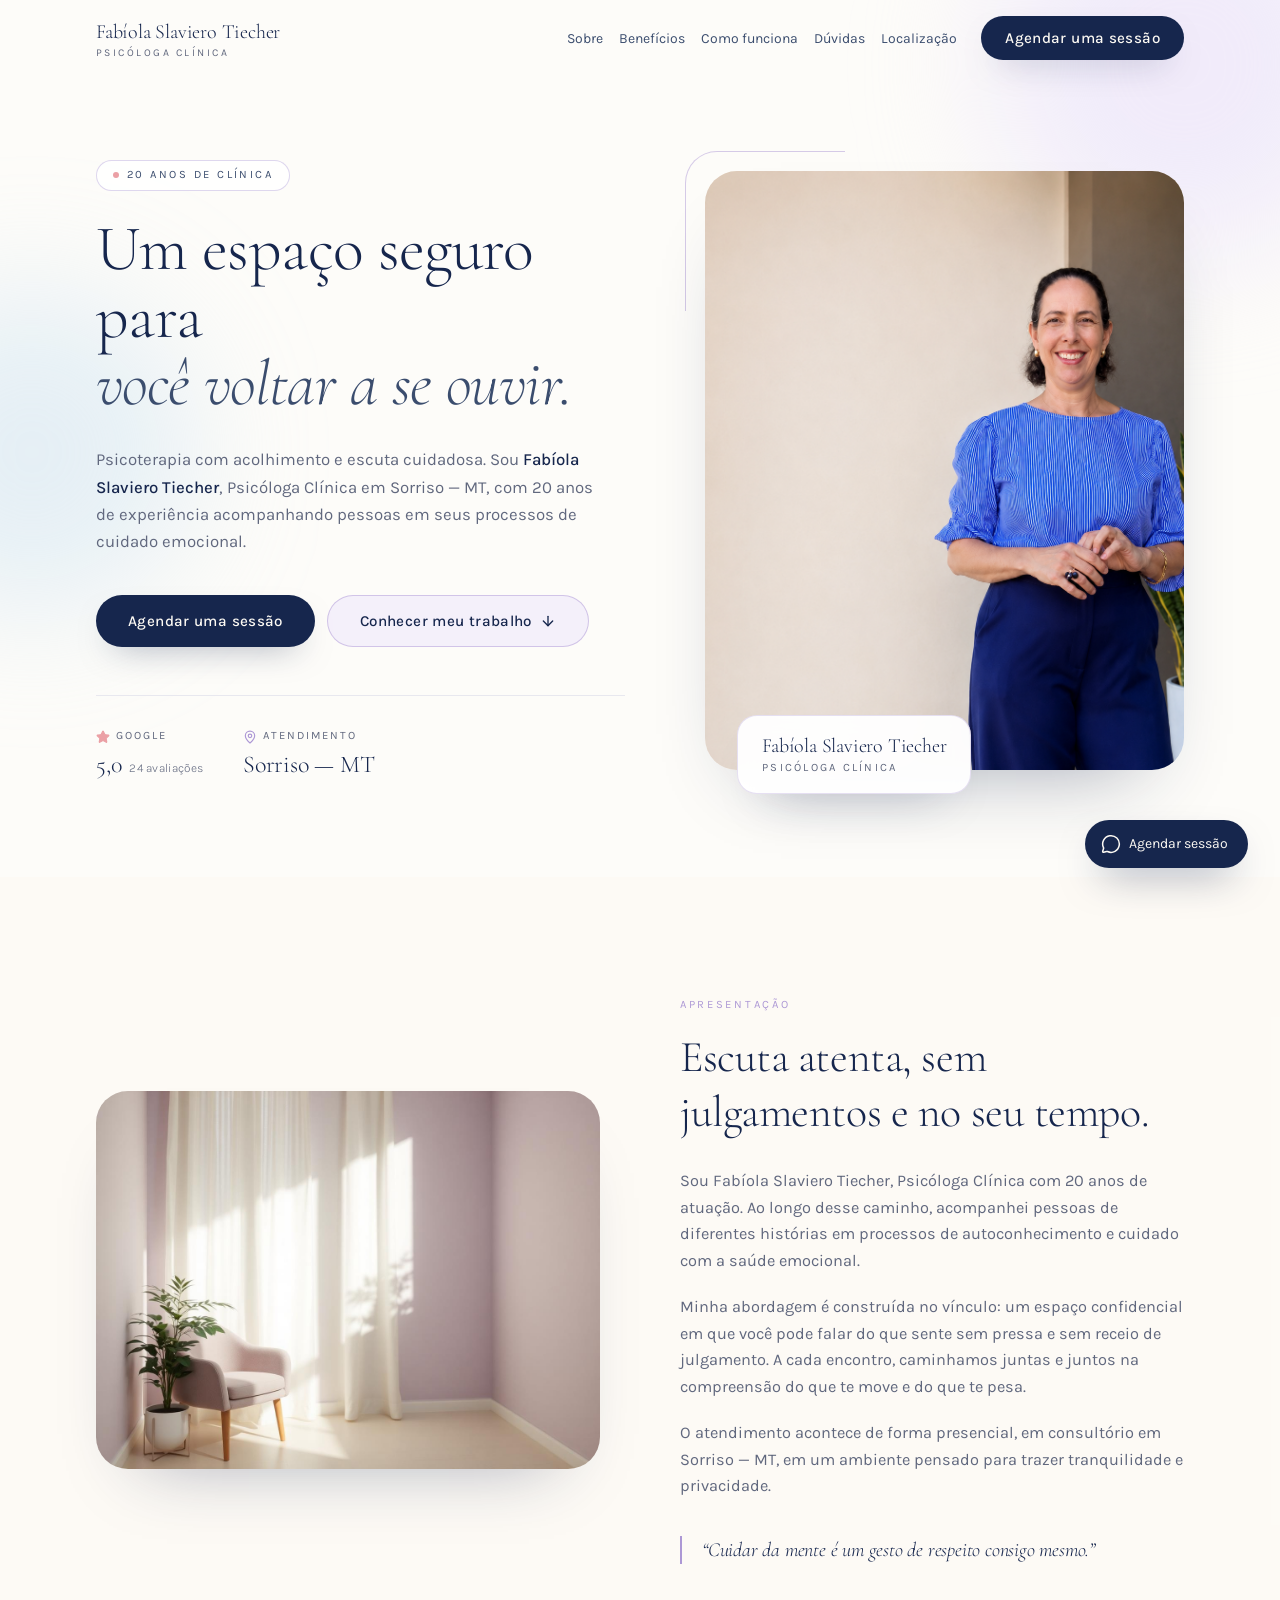
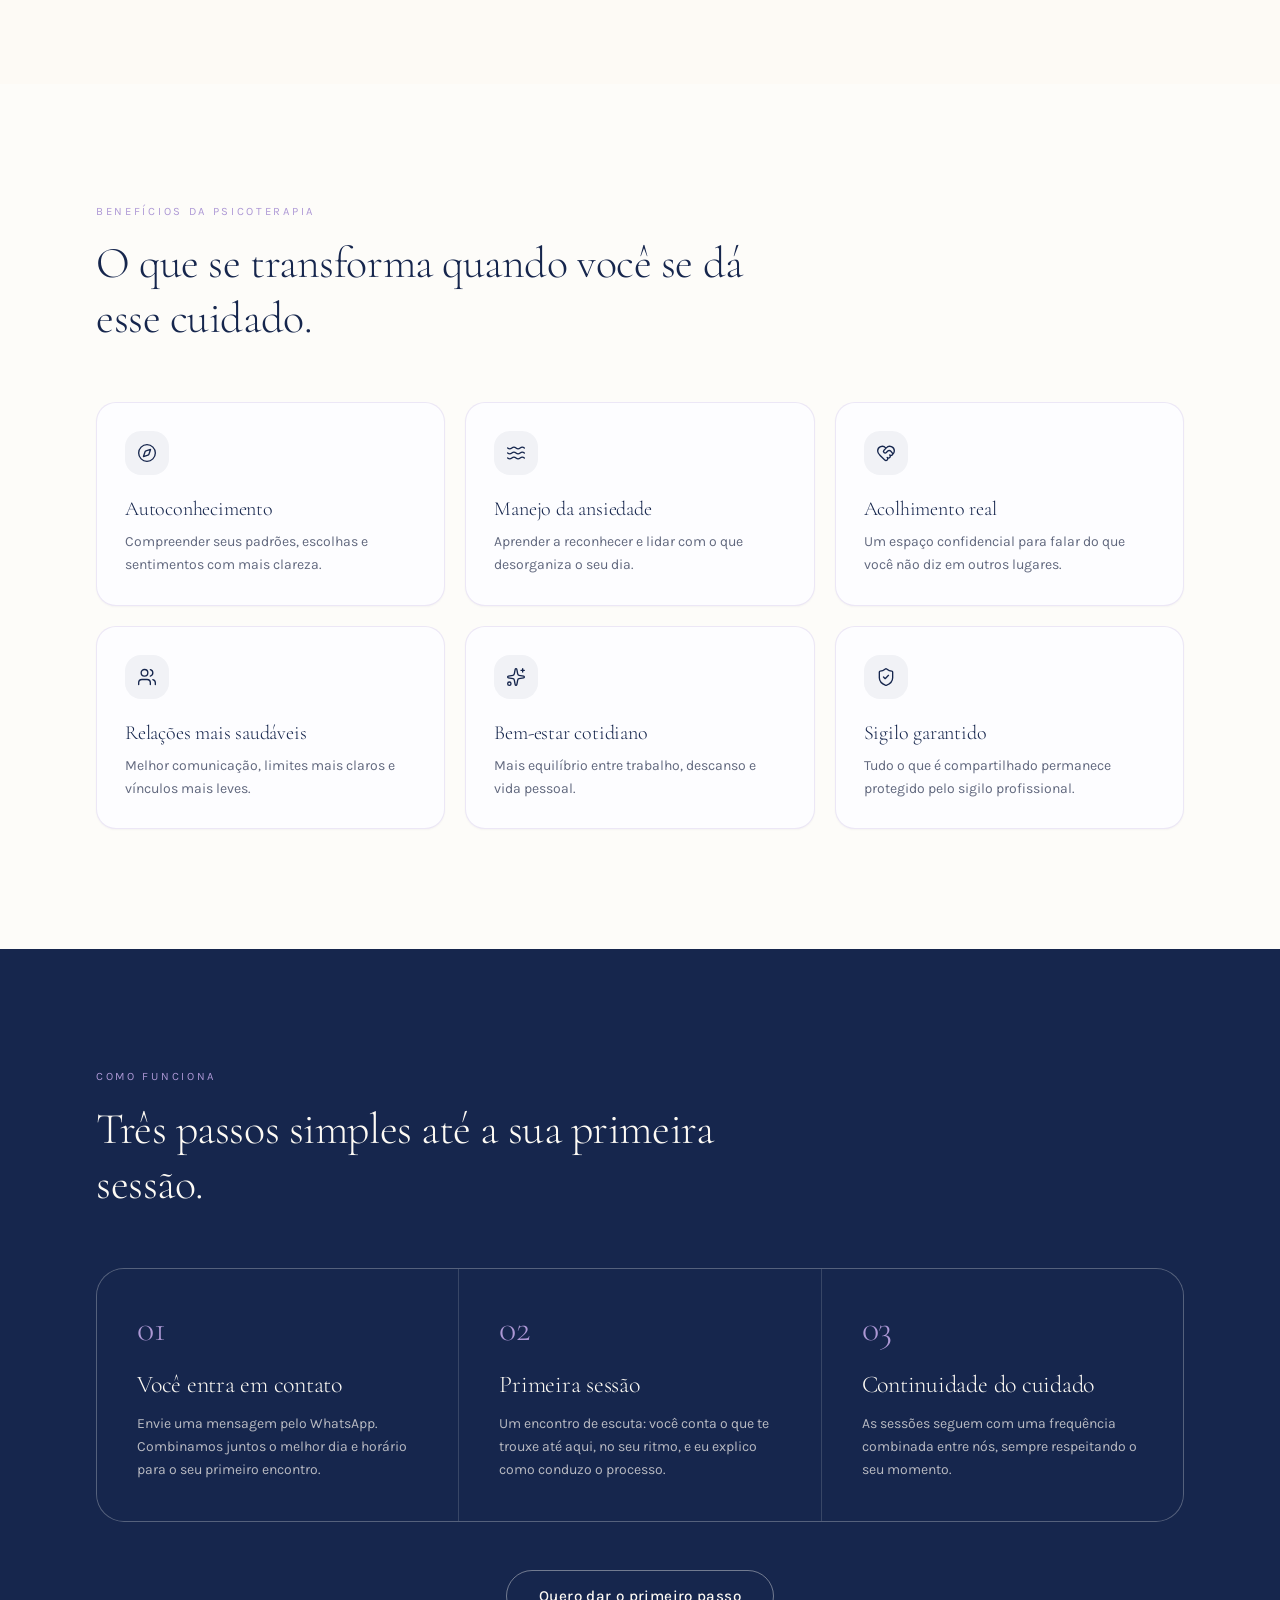
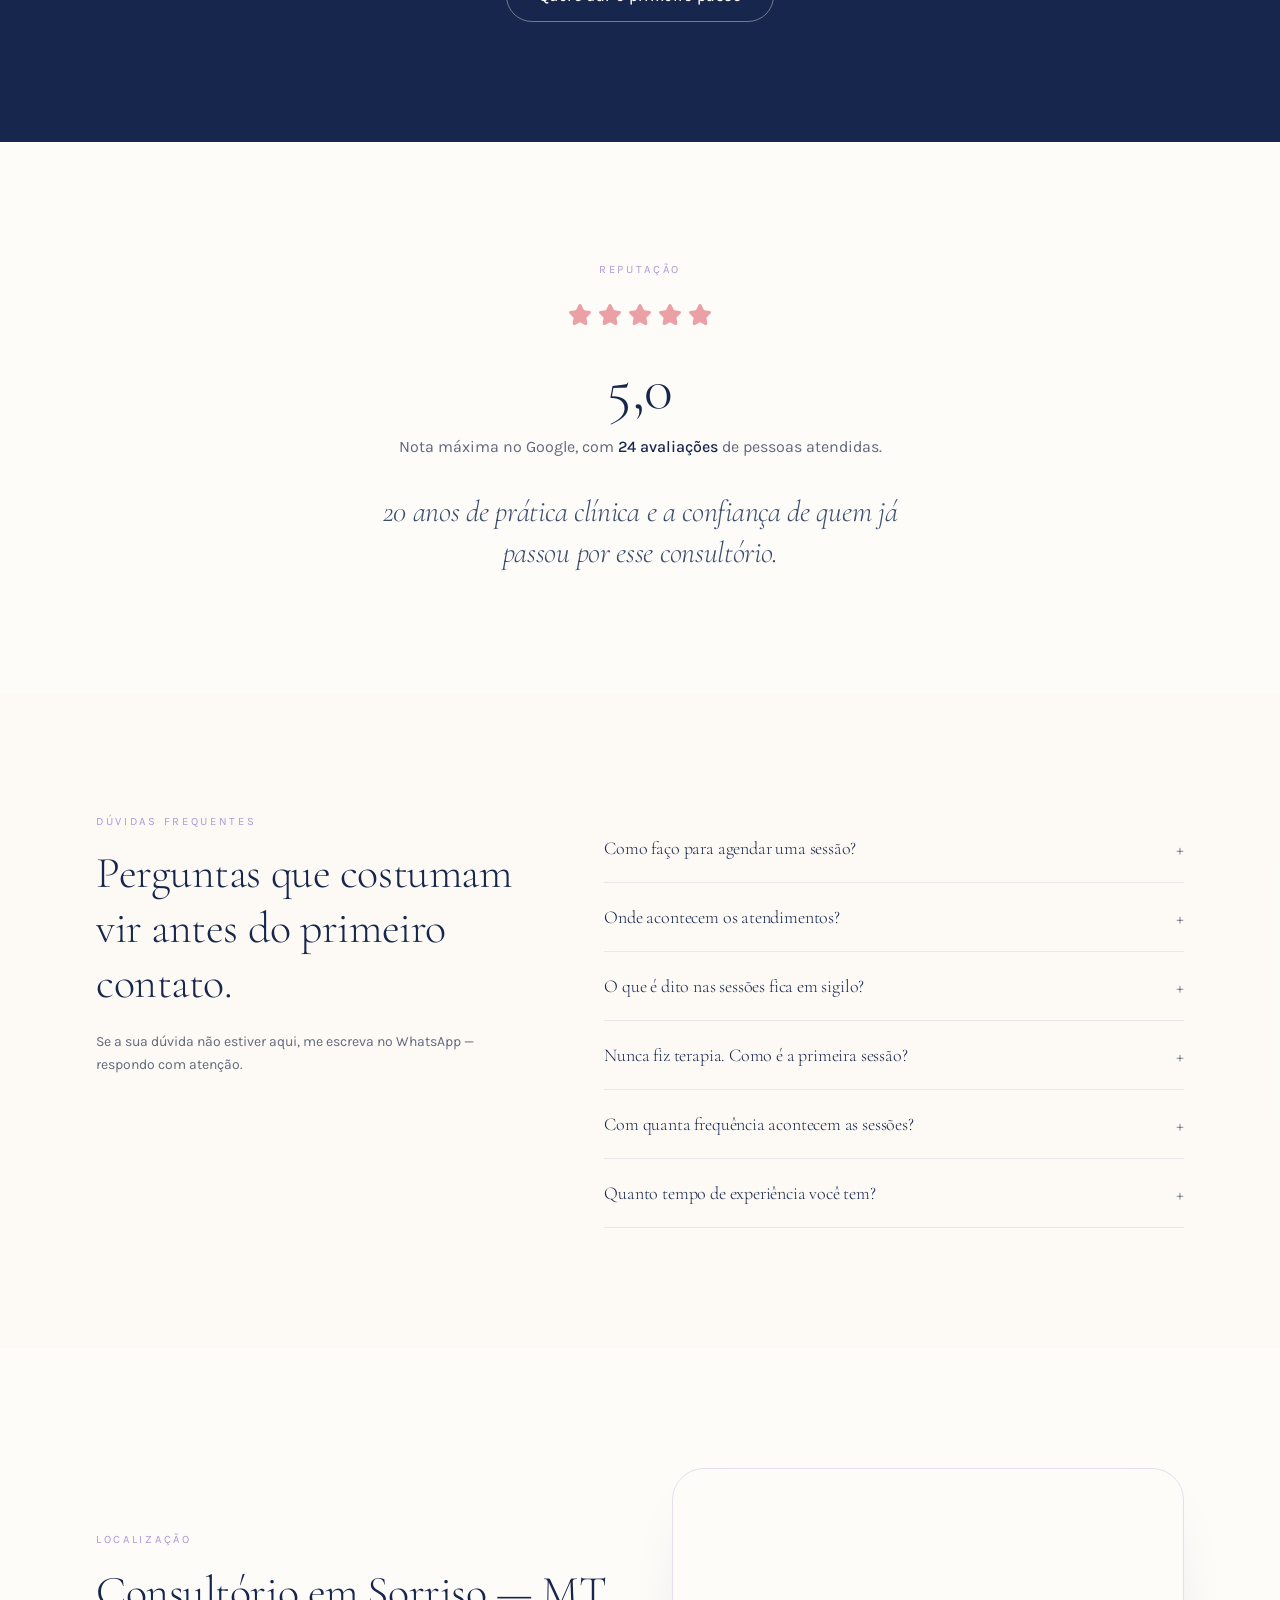
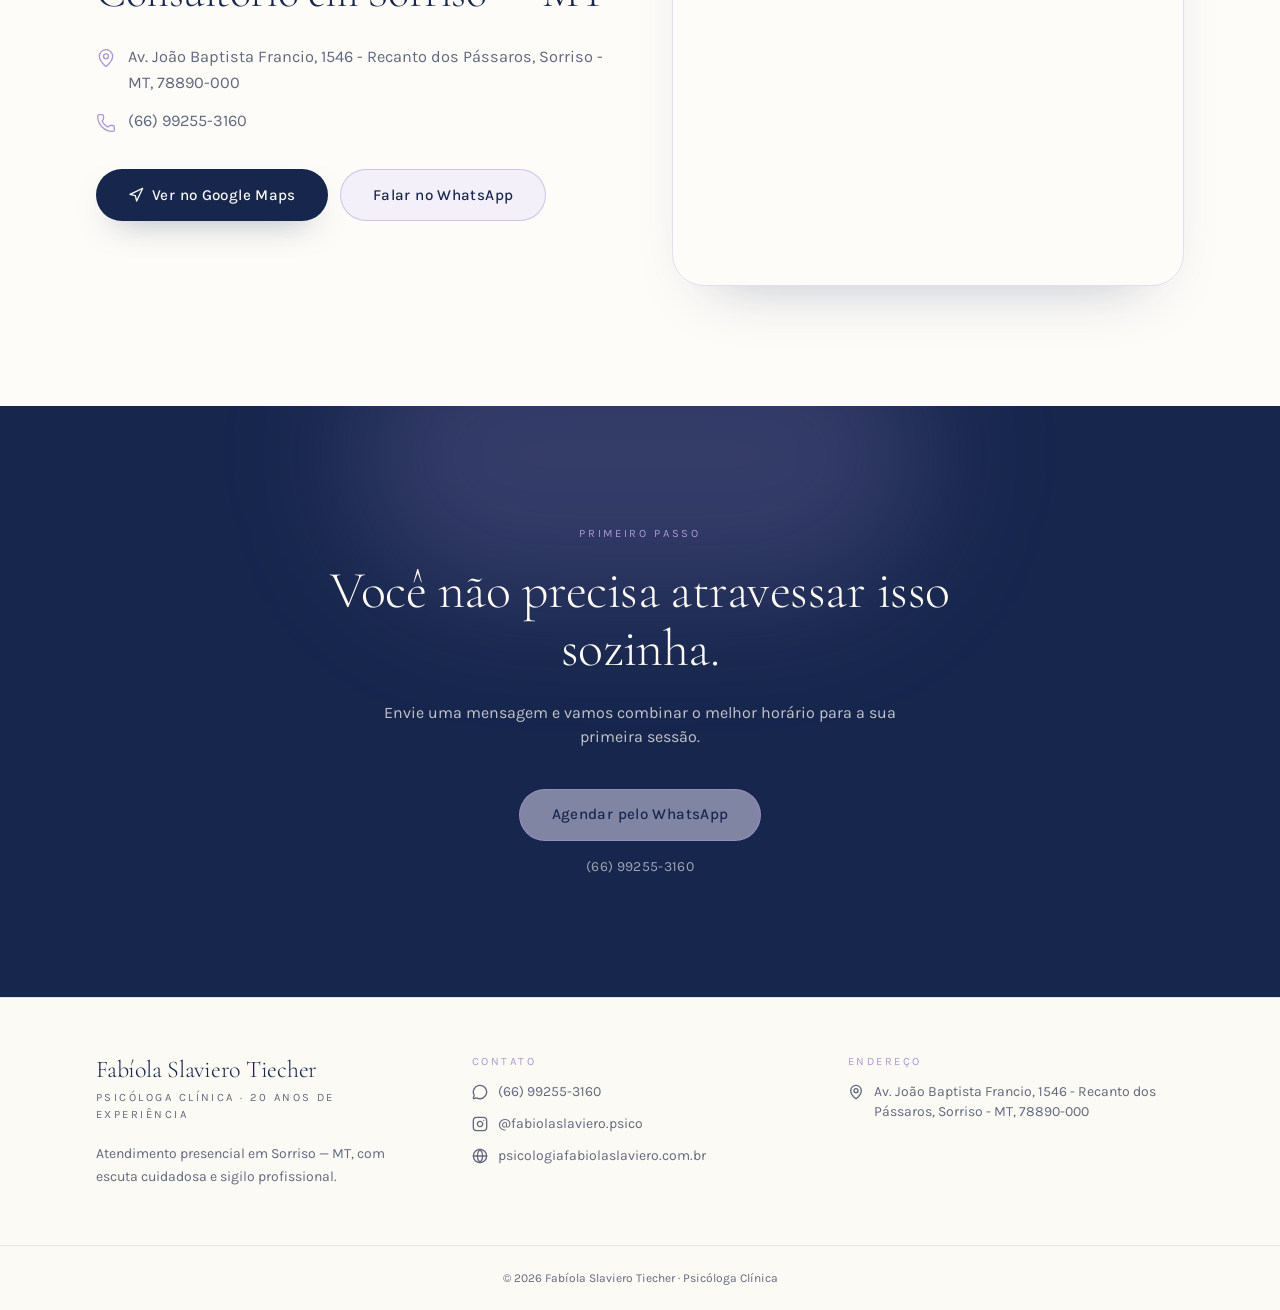
<file: index.html>
<!DOCTYPE html><html lang="en"><head><meta charset="utf-8"><meta name="viewport" content="width=device-width, initial-scale=1"><link rel="preload" as="image" href="images/fabiola.png"><link rel="stylesheet" href="https://fonts.googleapis.com/css2?family=Cormorant+Garamond:ital,wght@0,300;0,400;0,500;1,300;1,400&family=Karla:wght@300;400;500;600&display=swap" data-precedence="default"><link rel="stylesheet" href="css/styles-w4XPsQAk.css" data-precedence="default"><title>Fabíola Slaviero Tiecher | Psicóloga Clínica em Sorriso MT</title><meta name="description" content="Psicoterapia com acolhimento e 20 anos de experiência em Sorriso - MT. Nota 5,0 no Google. Agende sua sessão pelo WhatsApp."><meta property="og:title" content="Fabíola Slaviero Tiecher | Psicóloga Clínica em Sorriso MT"><meta property="og:description" content="Psicoterapia com acolhimento e 20 anos de experiência em Sorriso - MT. Nota 5,0 no Google. Agende sua sessão pelo WhatsApp."><meta property="og:type" content="website"><meta name="twitter:card" content="summary_large_image"><link rel="preconnect" href="https://fonts.googleapis.com"><link rel="preconnect" href="https://fonts.gstatic.com" crossorigin="anonymous"><link rel="icon" href="images/favicon.ico" type="image/x-icon"><link rel="canonical" href="https://psicologiafabiolaslaviero.com.br/">
<style>
	@font-face {
		font-family: 'CameraPlainVariable';
		src: url('fonts/CameraPlainVariable.woff2') format('woff2');
		font-weight: 100 900;
		font-style: normal;
		font-display: swap;
	}

</style>
<meta name="twitter:title" content="Fabíola Slaviero Tiecher | Psicóloga Clínica em Sorriso MT"><meta name="twitter:description" content="Psicoterapia com acolhimento e 20 anos de experiência em Sorriso - MT. Nota 5,0 no Google. Agende sua sessão pelo WhatsApp."><meta property="og:image" content="images/fabiola.png"><meta name="twitter:image" content="images/fabiola.png"></head><body><!--$--><header class="fixed inset-x-0 top-0 z-50 transition-all duration-500 border-b border-transparent"><nav aria-label="Navegação principal" class="mx-auto grid max-w-6xl grid-cols-[minmax(0,1fr)_auto] items-center gap-4 px-5 py-4 md:px-8"><a href="#inicio" class="min-w-0 leading-tight"><span class="block truncate font-display text-lg text-navy md:text-xl">Fabíola Slaviero Tiecher</span><span class="block text-[0.65rem] uppercase tracking-[0.24em] text-muted-foreground">Psicóloga Clínica</span></a><div class="flex shrink-0 items-center gap-6"><ul class="flex flex-wrap items-center gap-4 gap-y-1 lg:gap-7"><li><a href="#sobre" class="relative text-sm text-navy-soft transition-colors after:absolute after:-bottom-1 after:left-0 after:h-px after:w-full after:origin-bottom-right after:scale-x-0 after:bg-lilac after:transition-transform after:duration-300 hover:text-navy hover:after:origin-bottom-left hover:after:scale-x-100">Sobre</a></li><li><a href="#beneficios" class="relative text-sm text-navy-soft transition-colors after:absolute after:-bottom-1 after:left-0 after:h-px after:w-full after:origin-bottom-right after:scale-x-0 after:bg-lilac after:transition-transform after:duration-300 hover:text-navy hover:after:origin-bottom-left hover:after:scale-x-100">Benefícios</a></li><li><a href="#como-funciona" class="relative text-sm text-navy-soft transition-colors after:absolute after:-bottom-1 after:left-0 after:h-px after:w-full after:origin-bottom-right after:scale-x-0 after:bg-lilac after:transition-transform after:duration-300 hover:text-navy hover:after:origin-bottom-left hover:after:scale-x-100">Como funciona</a></li><li><a href="#duvidas" class="relative text-sm text-navy-soft transition-colors after:absolute after:-bottom-1 after:left-0 after:h-px after:w-full after:origin-bottom-right after:scale-x-0 after:bg-lilac after:transition-transform after:duration-300 hover:text-navy hover:after:origin-bottom-left hover:after:scale-x-100">Dúvidas</a></li><li><a href="#localizacao" class="relative text-sm text-navy-soft transition-colors after:absolute after:-bottom-1 after:left-0 after:h-px after:w-full after:origin-bottom-right after:scale-x-0 after:bg-lilac after:transition-transform after:duration-300 hover:text-navy hover:after:origin-bottom-left hover:after:scale-x-100">Localização</a></li></ul><a href="https://wa.me/5566992553160?text=Ol%C3%A1%2C%20Fab%C3%ADola!%20Vim%20pelo%20site%20e%20gostaria%20de%20agendar%20uma%20sess%C3%A3o." target="_blank" rel="noopener noreferrer" class="items-center justify-center gap-2 whitespace-nowrap font-medium cursor-pointer focus-visible:outline-none focus-visible:ring-1 focus-visible:ring-ring disabled:pointer-events-none disabled:opacity-50 disabled:cursor-not-allowed [&_svg]:pointer-events-none [&_svg]:size-4 [&_svg]:shrink-0 bg-navy text-cream shadow-[0_14px_34px_-18px_oklch(0.28_0.075_265/55%)] hover:shadow-[0_20px_44px_-18px_oklch(0.28_0.075_265/65%)] hover:-translate-y-0.5 active:translate-y-0 transition-all duration-300 rounded-full text-[0.95rem] tracking-wide hidden h-11 px-6 sm:inline-flex">Agendar uma sessão</a></div></nav></header><main><section id="inicio" class="relative overflow-hidden pt-32 pb-16 md:pt-40 md:pb-24"><div aria-hidden="true" class="pointer-events-none absolute -top-32 -right-24 h-96 w-96 rounded-full bg-lilac-soft/70 blur-3xl"></div><div aria-hidden="true" class="pointer-events-none absolute top-1/3 -left-32 h-80 w-80 rounded-full bg-skyblue/40 blur-3xl"></div><div class="relative mx-auto grid max-w-6xl items-center gap-14 px-5 md:px-8 lg:grid-cols-[1.05fr_0.95fr] lg:gap-20"><div><div class="reveal" data-visible="false" style="transition-delay:0ms"><p class="mb-6 inline-flex items-center gap-2 rounded-full border border-lilac/40 bg-card/70 px-4 py-1.5 text-[0.7rem] uppercase tracking-[0.22em] text-navy-soft"><span class="h-1.5 w-1.5 rounded-full bg-rose"></span>20 anos<!-- --> de clínica</p></div><div class="reveal" data-visible="false" style="transition-delay:80ms"><h1 class="font-display text-[2.6rem] leading-[1.06] text-navy sm:text-5xl md:text-[4rem]">Um espaço seguro para<span class="block italic text-navy-soft">você voltar a se ouvir.</span></h1></div><div class="reveal" data-visible="false" style="transition-delay:160ms"><p class="mt-7 max-w-lg text-[1.05rem] leading-relaxed text-muted-foreground">Psicoterapia com acolhimento e escuta cuidadosa. Sou<!-- --> <strong class="font-medium text-navy">Fabíola Slaviero Tiecher</strong>, <!-- -->Psicóloga Clínica<!-- --> em Sorriso — MT, com <!-- -->20 anos<!-- --> de experiência acompanhando pessoas em seus processos de cuidado emocional.</p></div><div class="reveal" data-visible="false" style="transition-delay:240ms"><div class="mt-10 flex flex-col gap-3 sm:flex-row sm:items-center"><a href="https://wa.me/5566992553160?text=Ol%C3%A1%2C%20Fab%C3%ADola!%20Vim%20pelo%20site%20e%20gostaria%20de%20agendar%20uma%20sess%C3%A3o." target="_blank" rel="noopener noreferrer" class="inline-flex items-center justify-center gap-2 whitespace-nowrap font-medium cursor-pointer focus-visible:outline-none focus-visible:ring-1 focus-visible:ring-ring disabled:pointer-events-none disabled:opacity-50 disabled:cursor-not-allowed [&_svg]:pointer-events-none [&_svg]:size-4 [&_svg]:shrink-0 bg-navy text-cream shadow-[0_14px_34px_-18px_oklch(0.28_0.075_265/55%)] hover:shadow-[0_20px_44px_-18px_oklch(0.28_0.075_265/65%)] hover:-translate-y-0.5 active:translate-y-0 transition-all duration-300 h-13 rounded-full px-8 text-[0.95rem] tracking-wide w-full sm:w-auto">Agendar uma sessão</a><a href="#sobre" class="inline-flex items-center justify-center gap-2 whitespace-nowrap font-medium cursor-pointer focus-visible:outline-none focus-visible:ring-1 focus-visible:ring-ring disabled:pointer-events-none disabled:opacity-50 disabled:cursor-not-allowed [&_svg]:pointer-events-none [&_svg]:size-4 [&_svg]:shrink-0 border border-lilac/50 bg-lilac-soft/50 text-navy hover:bg-lilac-soft hover:-translate-y-0.5 transition-all duration-300 h-13 rounded-full px-8 text-[0.95rem] tracking-wide w-full sm:w-auto">Conhecer meu trabalho <svg xmlns="http://www.w3.org/2000/svg" width="24" height="24" viewBox="0 0 24 24" fill="none" stroke="currentColor" stroke-width="2" stroke-linecap="round" stroke-linejoin="round" class="lucide lucide-arrow-down size-4" aria-hidden="true"><path d="M12 5v14"></path><path d="m19 12-7 7-7-7"></path></svg></a></div></div><div class="reveal" data-visible="false" style="transition-delay:320ms"><dl class="mt-12 flex flex-wrap items-center gap-x-10 gap-y-5 border-t border-border/70 pt-8"><div class="min-w-0"><dt class="flex items-center gap-1.5 text-[0.7rem] uppercase tracking-[0.18em] text-muted-foreground"><svg xmlns="http://www.w3.org/2000/svg" width="24" height="24" viewBox="0 0 24 24" fill="none" stroke="currentColor" stroke-width="2" stroke-linecap="round" stroke-linejoin="round" class="lucide lucide-star size-3.5 fill-rose text-rose" aria-hidden="true"><path d="M11.525 2.295a.53.53 0 0 1 .95 0l2.31 4.679a2.123 2.123 0 0 0 1.595 1.16l5.166.756a.53.53 0 0 1 .294.904l-3.736 3.638a2.123 2.123 0 0 0-.611 1.878l.882 5.14a.53.53 0 0 1-.771.56l-4.618-2.428a2.122 2.122 0 0 0-1.973 0L6.396 21.01a.53.53 0 0 1-.77-.56l.881-5.139a2.122 2.122 0 0 0-.611-1.879L2.16 9.795a.53.53 0 0 1 .294-.906l5.165-.755a2.122 2.122 0 0 0 1.597-1.16z"></path></svg> Google</dt><dd class="mt-1 font-display text-2xl text-navy">5,0<span class="ml-2 font-sans text-xs tracking-wide text-muted-foreground">24<!-- --> avaliações</span></dd></div><div class="min-w-0"><dt class="flex items-center gap-1.5 text-[0.7rem] uppercase tracking-[0.18em] text-muted-foreground"><svg xmlns="http://www.w3.org/2000/svg" width="24" height="24" viewBox="0 0 24 24" fill="none" stroke="currentColor" stroke-width="2" stroke-linecap="round" stroke-linejoin="round" class="lucide lucide-map-pin size-3.5 text-lilac" aria-hidden="true"><path d="M20 10c0 4.993-5.539 10.193-7.399 11.799a1 1 0 0 1-1.202 0C9.539 20.193 4 14.993 4 10a8 8 0 0 1 16 0"></path><circle cx="12" cy="10" r="3"></circle></svg> Atendimento</dt><dd class="mt-1 font-display text-2xl text-navy">Sorriso — MT</dd></div></dl></div></div><div class="reveal relative" data-visible="false" style="transition-delay:140ms"><div aria-hidden="true" class="absolute -top-5 -left-5 h-40 w-40 rounded-tl-[2rem] border-t border-l border-lilac/50"></div><img src="images/fabiola.png" width="1004" height="1596" alt="Fabíola Slaviero Tiecher, Psicóloga Clínica, em seu consultório" class="relative aspect-4/5 w-full rounded-[2rem] bg-cream object-cover object-[68%_top] shadow-[0_40px_80px_-48px_oklch(0.28_0.075_265/45%)]"><div class="absolute -bottom-6 left-4 rounded-2xl border border-lilac/30 bg-card/95 px-6 py-4 shadow-[0_24px_50px_-30px_oklch(0.28_0.075_265/40%)] backdrop-blur-sm sm:left-8"><p class="font-display text-xl text-navy">Fabíola Slaviero Tiecher</p><p class="text-[0.7rem] uppercase tracking-[0.2em] text-muted-foreground">Psicóloga Clínica</p></div></div></div></section><section id="sobre" class="section-pad bg-cream/60"><div class="mx-auto grid max-w-6xl items-center gap-14 px-5 md:px-8 lg:grid-cols-2 lg:gap-20"><div class="reveal order-2 lg:order-1" data-visible="false" style="transition-delay:0ms"><img src="images/consultorio-fW-PYNXP.jpg" width="1200" height="900" loading="lazy" alt="Ambiente tranquilo e acolhedor do consultório" class="aspect-4/3 w-full rounded-[2rem] object-cover shadow-[0_36px_70px_-46px_oklch(0.28_0.075_265/40%)]"></div><div class="order-1 lg:order-2"><div class="reveal" data-visible="false" style="transition-delay:0ms"><p class="text-[0.7rem] uppercase tracking-[0.24em] text-lilac">Apresentação</p><h2 class="mt-4 font-display text-3xl leading-tight text-navy sm:text-4xl md:text-[2.75rem]">Escuta atenta, sem julgamentos e no seu tempo.</h2></div><div class="reveal" data-visible="false" style="transition-delay:100ms"><div class="mt-7 space-y-5 text-[1.02rem] leading-relaxed text-muted-foreground"><p>Sou <!-- -->Fabíola Slaviero Tiecher<!-- -->, <!-- -->Psicóloga Clínica<!-- --> com <!-- -->20 anos<!-- --> de atuação. Ao longo desse caminho, acompanhei pessoas de diferentes histórias em processos de autoconhecimento e cuidado com a saúde emocional.</p><p>Minha abordagem é construída no vínculo: um espaço confidencial em que você pode falar do que sente sem pressa e sem receio de julgamento. A cada encontro, caminhamos juntas e juntos na compreensão do que te move e do que te pesa.</p><p>O atendimento acontece de forma presencial, em consultório em Sorriso — MT, em um ambiente pensado para trazer tranquilidade e privacidade.</p></div></div><div class="reveal" data-visible="false" style="transition-delay:180ms"><p class="mt-9 border-l-2 border-lilac pl-5 font-display text-xl italic text-navy">“Cuidar da mente é um gesto de respeito consigo mesmo.”</p></div></div></div></section><section id="beneficios" class="section-pad"><div class="mx-auto max-w-6xl px-5 md:px-8"><div class="reveal max-w-2xl" data-visible="false" style="transition-delay:0ms"><p class="text-[0.7rem] uppercase tracking-[0.24em] text-lilac">Benefícios da psicoterapia</p><h2 class="mt-4 font-display text-3xl leading-tight text-navy sm:text-4xl md:text-[2.75rem]">O que se transforma quando você se dá esse cuidado.</h2></div><ul class="mt-14 grid gap-5 sm:grid-cols-2 lg:grid-cols-3"><li class="reveal" data-visible="false" style="transition-delay:0ms"><div class="card-elegant h-full p-7"><span class="grid h-11 w-11 place-items-center rounded-xl bg-navy/5 text-navy"><svg xmlns="http://www.w3.org/2000/svg" width="24" height="24" viewBox="0 0 24 24" fill="none" stroke="currentColor" stroke-width="1.6" stroke-linecap="round" stroke-linejoin="round" class="lucide lucide-compass size-5" aria-hidden="true"><circle cx="12" cy="12" r="10"></circle><path d="m16.24 7.76-1.804 5.411a2 2 0 0 1-1.265 1.265L7.76 16.24l1.804-5.411a2 2 0 0 1 1.265-1.265z"></path></svg></span><h3 class="mt-5 font-display text-xl text-navy">Autoconhecimento</h3><p class="mt-2 text-sm leading-relaxed text-muted-foreground">Compreender seus padrões, escolhas e sentimentos com mais clareza.</p></div></li><li class="reveal" data-visible="false" style="transition-delay:70ms"><div class="card-elegant h-full p-7"><span class="grid h-11 w-11 place-items-center rounded-xl bg-navy/5 text-navy"><svg xmlns="http://www.w3.org/2000/svg" width="24" height="24" viewBox="0 0 24 24" fill="none" stroke="currentColor" stroke-width="1.6" stroke-linecap="round" stroke-linejoin="round" class="lucide lucide-waves size-5" aria-hidden="true"><path d="M2 6c.6.5 1.2 1 2.5 1C7 7 7 5 9.5 5c2.6 0 2.4 2 5 2 2.5 0 2.5-2 5-2 1.3 0 1.9.5 2.5 1"></path><path d="M2 12c.6.5 1.2 1 2.5 1 2.5 0 2.5-2 5-2 2.6 0 2.4 2 5 2 2.5 0 2.5-2 5-2 1.3 0 1.9.5 2.5 1"></path><path d="M2 18c.6.5 1.2 1 2.5 1 2.5 0 2.5-2 5-2 2.6 0 2.4 2 5 2 2.5 0 2.5-2 5-2 1.3 0 1.9.5 2.5 1"></path></svg></span><h3 class="mt-5 font-display text-xl text-navy">Manejo da ansiedade</h3><p class="mt-2 text-sm leading-relaxed text-muted-foreground">Aprender a reconhecer e lidar com o que desorganiza o seu dia.</p></div></li><li class="reveal" data-visible="false" style="transition-delay:140ms"><div class="card-elegant h-full p-7"><span class="grid h-11 w-11 place-items-center rounded-xl bg-navy/5 text-navy"><svg xmlns="http://www.w3.org/2000/svg" width="24" height="24" viewBox="0 0 24 24" fill="none" stroke="currentColor" stroke-width="1.6" stroke-linecap="round" stroke-linejoin="round" class="lucide lucide-heart-handshake size-5" aria-hidden="true"><path d="M19.414 14.414C21 12.828 22 11.5 22 9.5a5.5 5.5 0 0 0-9.591-3.676.6.6 0 0 1-.818.001A5.5 5.5 0 0 0 2 9.5c0 2.3 1.5 4 3 5.5l5.535 5.362a2 2 0 0 0 2.879.052 2.12 2.12 0 0 0-.004-3 2.124 2.124 0 1 0 3-3 2.124 2.124 0 0 0 3.004 0 2 2 0 0 0 0-2.828l-1.881-1.882a2.41 2.41 0 0 0-3.409 0l-1.71 1.71a2 2 0 0 1-2.828 0 2 2 0 0 1 0-2.828l2.823-2.762"></path></svg></span><h3 class="mt-5 font-display text-xl text-navy">Acolhimento real</h3><p class="mt-2 text-sm leading-relaxed text-muted-foreground">Um espaço confidencial para falar do que você não diz em outros lugares.</p></div></li><li class="reveal" data-visible="false" style="transition-delay:210ms"><div class="card-elegant h-full p-7"><span class="grid h-11 w-11 place-items-center rounded-xl bg-navy/5 text-navy"><svg xmlns="http://www.w3.org/2000/svg" width="24" height="24" viewBox="0 0 24 24" fill="none" stroke="currentColor" stroke-width="1.6" stroke-linecap="round" stroke-linejoin="round" class="lucide lucide-users size-5" aria-hidden="true"><path d="M16 21v-2a4 4 0 0 0-4-4H6a4 4 0 0 0-4 4v2"></path><path d="M16 3.128a4 4 0 0 1 0 7.744"></path><path d="M22 21v-2a4 4 0 0 0-3-3.87"></path><circle cx="9" cy="7" r="4"></circle></svg></span><h3 class="mt-5 font-display text-xl text-navy">Relações mais saudáveis</h3><p class="mt-2 text-sm leading-relaxed text-muted-foreground">Melhor comunicação, limites mais claros e vínculos mais leves.</p></div></li><li class="reveal" data-visible="false" style="transition-delay:280ms"><div class="card-elegant h-full p-7"><span class="grid h-11 w-11 place-items-center rounded-xl bg-navy/5 text-navy"><svg xmlns="http://www.w3.org/2000/svg" width="24" height="24" viewBox="0 0 24 24" fill="none" stroke="currentColor" stroke-width="1.6" stroke-linecap="round" stroke-linejoin="round" class="lucide lucide-sparkles size-5" aria-hidden="true"><path d="M11.017 2.814a1 1 0 0 1 1.966 0l1.051 5.558a2 2 0 0 0 1.594 1.594l5.558 1.051a1 1 0 0 1 0 1.966l-5.558 1.051a2 2 0 0 0-1.594 1.594l-1.051 5.558a1 1 0 0 1-1.966 0l-1.051-5.558a2 2 0 0 0-1.594-1.594l-5.558-1.051a1 1 0 0 1 0-1.966l5.558-1.051a2 2 0 0 0 1.594-1.594z"></path><path d="M20 2v4"></path><path d="M22 4h-4"></path><circle cx="4" cy="20" r="2"></circle></svg></span><h3 class="mt-5 font-display text-xl text-navy">Bem-estar cotidiano</h3><p class="mt-2 text-sm leading-relaxed text-muted-foreground">Mais equilíbrio entre trabalho, descanso e vida pessoal.</p></div></li><li class="reveal" data-visible="false" style="transition-delay:350ms"><div class="card-elegant h-full p-7"><span class="grid h-11 w-11 place-items-center rounded-xl bg-navy/5 text-navy"><svg xmlns="http://www.w3.org/2000/svg" width="24" height="24" viewBox="0 0 24 24" fill="none" stroke="currentColor" stroke-width="1.6" stroke-linecap="round" stroke-linejoin="round" class="lucide lucide-shield-check size-5" aria-hidden="true"><path d="M20 13c0 5-3.5 7.5-7.66 8.95a1 1 0 0 1-.67-.01C7.5 20.5 4 18 4 13V6a1 1 0 0 1 1-1c2 0 4.5-1.2 6.24-2.72a1.17 1.17 0 0 1 1.52 0C14.51 3.81 17 5 19 5a1 1 0 0 1 1 1z"></path><path d="m9 12 2 2 4-4"></path></svg></span><h3 class="mt-5 font-display text-xl text-navy">Sigilo garantido</h3><p class="mt-2 text-sm leading-relaxed text-muted-foreground">Tudo o que é compartilhado permanece protegido pelo sigilo profissional.</p></div></li></ul></div></section><section id="como-funciona" class="section-pad bg-navy text-cream"><div class="mx-auto max-w-6xl px-5 md:px-8"><div class="reveal max-w-2xl" data-visible="false" style="transition-delay:0ms"><p class="text-[0.7rem] uppercase tracking-[0.24em] text-lilac">Como funciona</p><h2 class="mt-4 font-display text-3xl leading-tight sm:text-4xl md:text-[2.75rem]">Três passos simples até a sua primeira sessão.</h2></div><ol class="mt-14 grid gap-px overflow-hidden rounded-[1.75rem] border border-cream/15 bg-cream/15 md:grid-cols-3"><li class="reveal bg-navy p-8 md:p-10" data-visible="false" style="transition-delay:0ms"><span class="font-display text-4xl text-lilac">01</span><h3 class="mt-5 font-display text-2xl">Você entra em contato</h3><p class="mt-3 text-sm leading-relaxed text-cream/70">Envie uma mensagem pelo WhatsApp. Combinamos juntos o melhor dia e horário para o seu primeiro encontro.</p></li><li class="reveal bg-navy p-8 md:p-10" data-visible="false" style="transition-delay:110ms"><span class="font-display text-4xl text-lilac">02</span><h3 class="mt-5 font-display text-2xl">Primeira sessão</h3><p class="mt-3 text-sm leading-relaxed text-cream/70">Um encontro de escuta: você conta o que te trouxe até aqui, no seu ritmo, e eu explico como conduzo o processo.</p></li><li class="reveal bg-navy p-8 md:p-10" data-visible="false" style="transition-delay:220ms"><span class="font-display text-4xl text-lilac">03</span><h3 class="mt-5 font-display text-2xl">Continuidade do cuidado</h3><p class="mt-3 text-sm leading-relaxed text-cream/70">As sessões seguem com uma frequência combinada entre nós, sempre respeitando o seu momento.</p></li></ol><div class="reveal mt-12 flex justify-center" data-visible="false" style="transition-delay:120ms"><a href="https://wa.me/5566992553160?text=Ol%C3%A1%2C%20Fab%C3%ADola!%20Vim%20pelo%20site%20e%20gostaria%20de%20agendar%20uma%20sess%C3%A3o." target="_blank" rel="noopener noreferrer" class="inline-flex items-center justify-center gap-2 whitespace-nowrap font-medium cursor-pointer focus-visible:outline-none focus-visible:ring-1 focus-visible:ring-ring disabled:pointer-events-none disabled:opacity-50 disabled:cursor-not-allowed [&_svg]:pointer-events-none [&_svg]:size-4 [&_svg]:shrink-0 border border-cream/40 text-cream hover:bg-cream/10 hover:-translate-y-0.5 transition-all duration-300 h-13 rounded-full px-8 text-[0.95rem] tracking-wide">Quero dar o primeiro passo</a></div></div></section><section class="section-pad"><div class="mx-auto max-w-4xl px-5 text-center md:px-8"><div class="reveal" data-visible="false" style="transition-delay:0ms"><p class="text-[0.7rem] uppercase tracking-[0.24em] text-lilac">Reputação</p><div class="mt-6 flex justify-center gap-1.5" aria-label="Nota 5,0 de 5 no Google"><svg xmlns="http://www.w3.org/2000/svg" width="24" height="24" viewBox="0 0 24 24" fill="none" stroke="currentColor" stroke-width="2" stroke-linecap="round" stroke-linejoin="round" class="lucide lucide-star size-6 fill-rose text-rose" aria-hidden="true"><path d="M11.525 2.295a.53.53 0 0 1 .95 0l2.31 4.679a2.123 2.123 0 0 0 1.595 1.16l5.166.756a.53.53 0 0 1 .294.904l-3.736 3.638a2.123 2.123 0 0 0-.611 1.878l.882 5.14a.53.53 0 0 1-.771.56l-4.618-2.428a2.122 2.122 0 0 0-1.973 0L6.396 21.01a.53.53 0 0 1-.77-.56l.881-5.139a2.122 2.122 0 0 0-.611-1.879L2.16 9.795a.53.53 0 0 1 .294-.906l5.165-.755a2.122 2.122 0 0 0 1.597-1.16z"></path></svg><svg xmlns="http://www.w3.org/2000/svg" width="24" height="24" viewBox="0 0 24 24" fill="none" stroke="currentColor" stroke-width="2" stroke-linecap="round" stroke-linejoin="round" class="lucide lucide-star size-6 fill-rose text-rose" aria-hidden="true"><path d="M11.525 2.295a.53.53 0 0 1 .95 0l2.31 4.679a2.123 2.123 0 0 0 1.595 1.16l5.166.756a.53.53 0 0 1 .294.904l-3.736 3.638a2.123 2.123 0 0 0-.611 1.878l.882 5.14a.53.53 0 0 1-.771.56l-4.618-2.428a2.122 2.122 0 0 0-1.973 0L6.396 21.01a.53.53 0 0 1-.77-.56l.881-5.139a2.122 2.122 0 0 0-.611-1.879L2.16 9.795a.53.53 0 0 1 .294-.906l5.165-.755a2.122 2.122 0 0 0 1.597-1.16z"></path></svg><svg xmlns="http://www.w3.org/2000/svg" width="24" height="24" viewBox="0 0 24 24" fill="none" stroke="currentColor" stroke-width="2" stroke-linecap="round" stroke-linejoin="round" class="lucide lucide-star size-6 fill-rose text-rose" aria-hidden="true"><path d="M11.525 2.295a.53.53 0 0 1 .95 0l2.31 4.679a2.123 2.123 0 0 0 1.595 1.16l5.166.756a.53.53 0 0 1 .294.904l-3.736 3.638a2.123 2.123 0 0 0-.611 1.878l.882 5.14a.53.53 0 0 1-.771.56l-4.618-2.428a2.122 2.122 0 0 0-1.973 0L6.396 21.01a.53.53 0 0 1-.77-.56l.881-5.139a2.122 2.122 0 0 0-.611-1.879L2.16 9.795a.53.53 0 0 1 .294-.906l5.165-.755a2.122 2.122 0 0 0 1.597-1.16z"></path></svg><svg xmlns="http://www.w3.org/2000/svg" width="24" height="24" viewBox="0 0 24 24" fill="none" stroke="currentColor" stroke-width="2" stroke-linecap="round" stroke-linejoin="round" class="lucide lucide-star size-6 fill-rose text-rose" aria-hidden="true"><path d="M11.525 2.295a.53.53 0 0 1 .95 0l2.31 4.679a2.123 2.123 0 0 0 1.595 1.16l5.166.756a.53.53 0 0 1 .294.904l-3.736 3.638a2.123 2.123 0 0 0-.611 1.878l.882 5.14a.53.53 0 0 1-.771.56l-4.618-2.428a2.122 2.122 0 0 0-1.973 0L6.396 21.01a.53.53 0 0 1-.77-.56l.881-5.139a2.122 2.122 0 0 0-.611-1.879L2.16 9.795a.53.53 0 0 1 .294-.906l5.165-.755a2.122 2.122 0 0 0 1.597-1.16z"></path></svg><svg xmlns="http://www.w3.org/2000/svg" width="24" height="24" viewBox="0 0 24 24" fill="none" stroke="currentColor" stroke-width="2" stroke-linecap="round" stroke-linejoin="round" class="lucide lucide-star size-6 fill-rose text-rose" aria-hidden="true"><path d="M11.525 2.295a.53.53 0 0 1 .95 0l2.31 4.679a2.123 2.123 0 0 0 1.595 1.16l5.166.756a.53.53 0 0 1 .294.904l-3.736 3.638a2.123 2.123 0 0 0-.611 1.878l.882 5.14a.53.53 0 0 1-.771.56l-4.618-2.428a2.122 2.122 0 0 0-1.973 0L6.396 21.01a.53.53 0 0 1-.77-.56l.881-5.139a2.122 2.122 0 0 0-.611-1.879L2.16 9.795a.53.53 0 0 1 .294-.906l5.165-.755a2.122 2.122 0 0 0 1.597-1.16z"></path></svg></div><p class="mt-8 font-display text-5xl text-navy md:text-6xl">5,0</p><p class="mt-4 text-base text-muted-foreground">Nota máxima no Google, com<!-- --> <strong class="font-medium text-navy">24<!-- --> avaliações</strong> <!-- -->de pessoas atendidas.</p><p class="mx-auto mt-8 max-w-xl font-display text-2xl leading-snug text-navy-soft italic md:text-3xl">20 anos<!-- --> de prática clínica e a confiança de quem já passou por esse consultório.</p></div></div></section><section id="duvidas" class="section-pad bg-cream/60"><div class="mx-auto grid max-w-6xl gap-12 px-5 md:px-8 lg:grid-cols-[0.85fr_1.15fr] lg:gap-20"><div class="reveal" data-visible="false" style="transition-delay:0ms"><p class="text-[0.7rem] uppercase tracking-[0.24em] text-lilac">Dúvidas frequentes</p><h2 class="mt-4 font-display text-3xl leading-tight text-navy sm:text-4xl md:text-[2.75rem]">Perguntas que costumam vir antes do primeiro contato.</h2><p class="mt-5 text-sm leading-relaxed text-muted-foreground">Se a sua dúvida não estiver aqui, me escreva no WhatsApp — respondo com atenção.</p></div><div class="reveal" data-visible="true" style="transition-delay:100ms"><div class="w-full"><details class="faq-item border-b border-border/70"><summary class="faq-question py-5 font-display text-lg text-navy cursor-pointer">Como faço para agendar uma sessão?</summary><p class="pb-5 text-sm leading-relaxed text-muted-foreground">O agendamento é feito diretamente pelo WhatsApp (66) 99255-3160. Basta enviar uma mensagem e combinamos o dia e horário disponíveis.</p></details><details class="faq-item border-b border-border/70"><summary class="faq-question py-5 font-display text-lg text-navy cursor-pointer">Onde acontecem os atendimentos?</summary><p class="pb-5 text-sm leading-relaxed text-muted-foreground">Os atendimentos são presenciais, no consultório: Av. João Baptista Francio, 1546 - Recanto dos Pássaros, Sorriso - MT, 78890-000.</p></details><details class="faq-item border-b border-border/70"><summary class="faq-question py-5 font-display text-lg text-navy cursor-pointer">O que é dito nas sessões fica em sigilo?</summary><p class="pb-5 text-sm leading-relaxed text-muted-foreground">Sim. Tudo o que é compartilhado em sessão é protegido pelo sigilo profissional, conforme o Código de Ética Profissional do Psicólogo.</p></details><details class="faq-item border-b border-border/70"><summary class="faq-question py-5 font-display text-lg text-navy cursor-pointer">Nunca fiz terapia. Como é a primeira sessão?</summary><p class="pb-5 text-sm leading-relaxed text-muted-foreground">A primeira sessão é um encontro de escuta: você fala sobre o que te trouxe até aqui, no seu tempo, e conversamos sobre como o processo pode seguir. Não é preciso preparar nada antes.</p></details><details class="faq-item border-b border-border/70"><summary class="faq-question py-5 font-display text-lg text-navy cursor-pointer">Com quanta frequência acontecem as sessões?</summary><p class="pb-5 text-sm leading-relaxed text-muted-foreground">A frequência é definida em conjunto, a partir do seu momento e das suas necessidades, e conversada desde os primeiros encontros.</p></details><details class="faq-item border-b border-border/70"><summary class="faq-question py-5 font-display text-lg text-navy cursor-pointer">Quanto tempo de experiência você tem?</summary><p class="pb-5 text-sm leading-relaxed text-muted-foreground">São 20 anos de atuação como psicóloga clínica.</p></details></div></div></div></section><section id="localizacao" class="section-pad"><div class="mx-auto max-w-6xl px-5 md:px-8"><div class="grid items-center gap-10 lg:grid-cols-2 lg:gap-16"><div class="reveal" data-visible="false" style="transition-delay:0ms"><p class="text-[0.7rem] uppercase tracking-[0.24em] text-lilac">Localização</p><h2 class="mt-4 font-display text-3xl leading-tight text-navy sm:text-4xl md:text-[2.75rem]">Consultório em Sorriso — MT</h2><p class="mt-6 flex items-start gap-3 text-[1.02rem] leading-relaxed text-muted-foreground"><svg xmlns="http://www.w3.org/2000/svg" width="24" height="24" viewBox="0 0 24 24" fill="none" stroke="currentColor" stroke-width="1.6" stroke-linecap="round" stroke-linejoin="round" class="lucide lucide-map-pin mt-1 size-5 shrink-0 text-lilac" aria-hidden="true"><path d="M20 10c0 4.993-5.539 10.193-7.399 11.799a1 1 0 0 1-1.202 0C9.539 20.193 4 14.993 4 10a8 8 0 0 1 16 0"></path><circle cx="12" cy="10" r="3"></circle></svg><span>Av. João Baptista Francio, 1546 - Recanto dos Pássaros, Sorriso - MT, 78890-000</span></p><p class="mt-3 flex items-start gap-3 text-[1.02rem] text-muted-foreground"><svg xmlns="http://www.w3.org/2000/svg" width="24" height="24" viewBox="0 0 24 24" fill="none" stroke="currentColor" stroke-width="1.6" stroke-linecap="round" stroke-linejoin="round" class="lucide lucide-phone mt-1 size-5 shrink-0 text-lilac" aria-hidden="true"><path d="M13.832 16.568a1 1 0 0 0 1.213-.303l.355-.465A2 2 0 0 1 17 15h3a2 2 0 0 1 2 2v3a2 2 0 0 1-2 2A18 18 0 0 1 2 4a2 2 0 0 1 2-2h3a2 2 0 0 1 2 2v3a2 2 0 0 1-.8 1.6l-.468.351a1 1 0 0 0-.292 1.233 14 14 0 0 0 6.392 6.384"></path></svg><a href="https://wa.me/5566992553160?text=Ol%C3%A1%2C%20Fab%C3%ADola!%20Vim%20pelo%20site%20e%20gostaria%20de%20agendar%20uma%20sess%C3%A3o." target="_blank" rel="noopener noreferrer" class="transition-colors hover:text-navy">(66) 99255-3160</a></p><div class="mt-9 flex flex-col gap-3 sm:flex-row"><a href="https://www.google.com/maps/search/?api=1&query=Av.%20Jo%C3%A3o%20Baptista%20Francio%2C%201546%20-%20Recanto%20dos%20P%C3%A1ssaros%2C%20Sorriso%20-%20MT%2C%2078890-000" target="_blank" rel="noopener noreferrer" class="inline-flex items-center justify-center gap-2 whitespace-nowrap font-medium cursor-pointer focus-visible:outline-none focus-visible:ring-1 focus-visible:ring-ring disabled:pointer-events-none disabled:opacity-50 disabled:cursor-not-allowed [&_svg]:pointer-events-none [&_svg]:size-4 [&_svg]:shrink-0 bg-navy text-cream shadow-[0_14px_34px_-18px_oklch(0.28_0.075_265/55%)] hover:shadow-[0_20px_44px_-18px_oklch(0.28_0.075_265/65%)] hover:-translate-y-0.5 active:translate-y-0 transition-all duration-300 h-13 rounded-full px-8 text-[0.95rem] tracking-wide w-full sm:w-auto"><svg xmlns="http://www.w3.org/2000/svg" width="24" height="24" viewBox="0 0 24 24" fill="none" stroke="currentColor" stroke-width="2" stroke-linecap="round" stroke-linejoin="round" class="lucide lucide-navigation size-4" aria-hidden="true"><polygon points="3 11 22 2 13 21 11 13 3 11"></polygon></svg> Ver no Google Maps</a><a href="https://wa.me/5566992553160?text=Ol%C3%A1%2C%20Fab%C3%ADola!%20Vim%20pelo%20site%20e%20gostaria%20de%20agendar%20uma%20sess%C3%A3o." target="_blank" rel="noopener noreferrer" class="inline-flex items-center justify-center gap-2 whitespace-nowrap font-medium cursor-pointer focus-visible:outline-none focus-visible:ring-1 focus-visible:ring-ring disabled:pointer-events-none disabled:opacity-50 disabled:cursor-not-allowed [&_svg]:pointer-events-none [&_svg]:size-4 [&_svg]:shrink-0 border border-lilac/50 bg-lilac-soft/50 text-navy hover:bg-lilac-soft hover:-translate-y-0.5 transition-all duration-300 h-13 rounded-full px-8 text-[0.95rem] tracking-wide w-full sm:w-auto">Falar no WhatsApp</a></div></div><div class="reveal" data-visible="false" style="transition-delay:120ms"><div class="overflow-hidden rounded-[2rem] border border-lilac/30 shadow-[0_30px_60px_-40px_oklch(0.28_0.075_265/35%)]"><iframe title="Mapa do consultório" src="https://www.google.com/maps?q=Av.%20Jo%C3%A3o%20Baptista%20Francio%2C%201546%20-%20Recanto%20dos%20P%C3%A1ssaros%2C%20Sorriso%20-%20MT%2C%2078890-000&output=embed" loading="lazy" referrerpolicy="no-referrer-when-downgrade" class="h-80 w-full md:h-[26rem]"></iframe></div></div></div></div></section><section class="relative overflow-hidden bg-navy text-cream section-pad"><div aria-hidden="true" class="pointer-events-none absolute -top-24 left-1/2 h-72 w-[36rem] -translate-x-1/2 rounded-full bg-lilac/20 blur-3xl"></div><div class="relative mx-auto max-w-3xl px-5 text-center md:px-8"><div class="reveal" data-visible="false" style="transition-delay:0ms"><p class="text-[0.7rem] uppercase tracking-[0.24em] text-lilac">Primeiro passo</p><h2 class="mt-5 font-display text-[2.2rem] leading-[1.1] sm:text-4xl md:text-[3.25rem]">Você não precisa atravessar isso sozinha.</h2><p class="mx-auto mt-6 max-w-xl text-cream/75">Envie uma mensagem e vamos combinar o melhor horário para a sua primeira sessão.</p><div class="mt-10 flex flex-col items-center gap-4"><a href="https://wa.me/5566992553160?text=Ol%C3%A1%2C%20Fab%C3%ADola!%20Vim%20pelo%20site%20e%20gostaria%20de%20agendar%20uma%20sess%C3%A3o." target="_blank" rel="noopener noreferrer" class="inline-flex items-center justify-center gap-2 whitespace-nowrap font-medium cursor-pointer focus-visible:outline-none focus-visible:ring-1 focus-visible:ring-ring disabled:pointer-events-none disabled:opacity-50 disabled:cursor-not-allowed [&_svg]:pointer-events-none [&_svg]:size-4 [&_svg]:shrink-0 border border-lilac/50 bg-lilac-soft/50 text-navy hover:bg-lilac-soft hover:-translate-y-0.5 transition-all duration-300 h-13 rounded-full px-8 text-[0.95rem] tracking-wide w-full sm:w-auto">Agendar pelo WhatsApp</a><span class="text-sm tracking-wide text-cream/60">(66) 99255-3160</span></div></div></div></section></main><footer class="border-t border-border bg-cream/70"><div class="mx-auto grid max-w-6xl gap-10 px-5 py-14 md:grid-cols-3 md:px-8"><div><p class="font-display text-2xl text-navy">Fabíola Slaviero Tiecher</p><p class="mt-1 text-[0.7rem] uppercase tracking-[0.22em] text-muted-foreground">Psicóloga Clínica<!-- --> · <!-- -->20 anos<!-- --> de experiência</p><p class="mt-5 max-w-xs text-sm leading-relaxed text-muted-foreground">Atendimento presencial em Sorriso — MT, com escuta cuidadosa e sigilo profissional.</p></div><nav aria-label="Contato" class="space-y-3 text-sm"><p class="text-[0.7rem] uppercase tracking-[0.22em] text-lilac">Contato</p><a href="https://wa.me/5566992553160?text=Ol%C3%A1%2C%20Fab%C3%ADola!%20Vim%20pelo%20site%20e%20gostaria%20de%20agendar%20uma%20sess%C3%A3o." target="_blank" rel="noopener noreferrer" class="flex items-center gap-2.5 text-muted-foreground transition-colors hover:text-navy"><svg xmlns="http://www.w3.org/2000/svg" width="24" height="24" viewBox="0 0 24 24" fill="none" stroke="currentColor" stroke-width="2" stroke-linecap="round" stroke-linejoin="round" class="lucide lucide-message-circle size-4 shrink-0" aria-hidden="true"><path d="M2.992 16.342a2 2 0 0 1 .094 1.167l-1.065 3.29a1 1 0 0 0 1.236 1.168l3.413-.998a2 2 0 0 1 1.099.092 10 10 0 1 0-4.777-4.719"></path></svg> <!-- -->(66) 99255-3160</a><a href="https://www.instagram.com/fabiolaslaviero.psico/" target="_blank" rel="noopener noreferrer" class="flex items-center gap-2.5 text-muted-foreground transition-colors hover:text-navy"><svg xmlns="http://www.w3.org/2000/svg" width="24" height="24" viewBox="0 0 24 24" fill="none" stroke="currentColor" stroke-width="2" stroke-linecap="round" stroke-linejoin="round" class="lucide lucide-instagram size-4 shrink-0" aria-hidden="true"><rect width="20" height="20" x="2" y="2" rx="5" ry="5"></rect><path d="M16 11.37A4 4 0 1 1 12.63 8 4 4 0 0 1 16 11.37z"></path><line x1="17.5" x2="17.51" y1="6.5" y2="6.5"></line></svg> <!-- -->@fabiolaslaviero.psico</a><a href="https://psicologiafabiolaslaviero.com.br/" target="_blank" rel="noopener noreferrer" class="flex items-center gap-2.5 break-all text-muted-foreground transition-colors hover:text-navy"><svg xmlns="http://www.w3.org/2000/svg" width="24" height="24" viewBox="0 0 24 24" fill="none" stroke="currentColor" stroke-width="2" stroke-linecap="round" stroke-linejoin="round" class="lucide lucide-globe size-4 shrink-0" aria-hidden="true"><circle cx="12" cy="12" r="10"></circle><path d="M12 2a14.5 14.5 0 0 0 0 20 14.5 14.5 0 0 0 0-20"></path><path d="M2 12h20"></path></svg> psicologiafabiolaslaviero.com.br</a></nav><div class="space-y-3 text-sm"><p class="text-[0.7rem] uppercase tracking-[0.22em] text-lilac">Endereço</p><a href="https://www.google.com/maps/search/?api=1&query=Av.%20Jo%C3%A3o%20Baptista%20Francio%2C%201546%20-%20Recanto%20dos%20P%C3%A1ssaros%2C%20Sorriso%20-%20MT%2C%2078890-000" target="_blank" rel="noopener noreferrer" class="flex items-start gap-2.5 text-muted-foreground transition-colors hover:text-navy"><svg xmlns="http://www.w3.org/2000/svg" width="24" height="24" viewBox="0 0 24 24" fill="none" stroke="currentColor" stroke-width="2" stroke-linecap="round" stroke-linejoin="round" class="lucide lucide-map-pin mt-0.5 size-4 shrink-0" aria-hidden="true"><path d="M20 10c0 4.993-5.539 10.193-7.399 11.799a1 1 0 0 1-1.202 0C9.539 20.193 4 14.993 4 10a8 8 0 0 1 16 0"></path><circle cx="12" cy="10" r="3"></circle></svg> <span>Av. João Baptista Francio, 1546 - Recanto dos Pássaros, Sorriso - MT, 78890-000</span></a></div></div><div class="border-t border-border/70"><p class="mx-auto max-w-6xl px-5 py-6 text-center text-xs text-muted-foreground md:px-8">© <!-- -->2026<!-- --> <!-- -->Fabíola Slaviero Tiecher<!-- --> · <!-- -->Psicóloga Clínica</p></div></footer><a href="https://wa.me/5566992553160?text=Ol%C3%A1%2C%20Fab%C3%ADola!%20Vim%20pelo%20site%20e%20gostaria%20de%20agendar%20uma%20sess%C3%A3o." target="_blank" rel="noopener noreferrer" aria-label="Agendar pelo WhatsApp" class="group fixed right-5 bottom-5 z-50 flex items-center gap-2 rounded-full bg-navy py-3.5 pr-5 pl-4 text-cream shadow-[0_18px_40px_-16px_oklch(0.28_0.075_265/60%)] transition-all duration-300 hover:-translate-y-1 hover:bg-navy-soft focus-visible:ring-2 focus-visible:ring-lilac focus-visible:outline-none md:right-8 md:bottom-8"><svg xmlns="http://www.w3.org/2000/svg" width="24" height="24" viewBox="0 0 24 24" fill="none" stroke="currentColor" stroke-width="1.8" stroke-linecap="round" stroke-linejoin="round" class="lucide lucide-message-circle size-5 shrink-0" aria-hidden="true"><path d="M2.992 16.342a2 2 0 0 1 .094 1.167l-1.065 3.29a1 1 0 0 0 1.236 1.168l3.413-.998a2 2 0 0 1 1.099.092 10 10 0 1 0-4.777-4.719"></path></svg><span class="max-w-0 overflow-hidden text-sm whitespace-nowrap opacity-0 transition-all duration-300 group-hover:max-w-40 group-hover:opacity-100 md:max-w-40 md:opacity-100">Agendar sessão</span></a><script type="application/ld+json">{"@context":"https://schema.org","@type":"Psychologist","name":"Fabíola Slaviero Tiecher","jobTitle":"Psicóloga Clínica","telephone":"+5566992553160","url":"https://psicologiafabiolaslaviero.com.br/","sameAs":["https://www.instagram.com/fabiolaslaviero.psico/"],"address":{"@type":"PostalAddress","streetAddress":"Av. João Baptista Francio, 1546 - Recanto dos Pássaros","addressLocality":"Sorriso","addressRegion":"MT","postalCode":"78890-000","addressCountry":"BR"},"aggregateRating":{"@type":"AggregateRating","ratingValue":"5.0","reviewCount":"24"},"mainEntityOfPage":{"@type":"FAQPage","mainEntity":[{"@type":"Question","name":"Como faço para agendar uma sessão?","acceptedAnswer":{"@type":"Answer","text":"O agendamento é feito diretamente pelo WhatsApp (66) 99255-3160. Basta enviar uma mensagem e combinamos o dia e horário disponíveis."}},{"@type":"Question","name":"Onde acontecem os atendimentos?","acceptedAnswer":{"@type":"Answer","text":"Os atendimentos são presenciais, no consultório: Av. João Baptista Francio, 1546 - Recanto dos Pássaros, Sorriso - MT, 78890-000."}},{"@type":"Question","name":"O que é dito nas sessões fica em sigilo?","acceptedAnswer":{"@type":"Answer","text":"Sim. Tudo o que é compartilhado em sessão é protegido pelo sigilo profissional, conforme o Código de Ética Profissional do Psicólogo."}},{"@type":"Question","name":"Nunca fiz terapia. Como é a primeira sessão?","acceptedAnswer":{"@type":"Answer","text":"A primeira sessão é um encontro de escuta: você fala sobre o que te trouxe até aqui, no seu tempo, e conversamos sobre como o processo pode seguir. Não é preciso preparar nada antes."}},{"@type":"Question","name":"Com quanta frequência acontecem as sessões?","acceptedAnswer":{"@type":"Answer","text":"A frequência é definida em conjunto, a partir do seu momento e das suas necessidades, e conversada desde os primeiros encontros."}},{"@type":"Question","name":"Quanto tempo de experiência você tem?","acceptedAnswer":{"@type":"Answer","text":"São 20 anos de atuação como psicóloga clínica."}}]}}</script><!--/$-->
</body></html>
</file>
